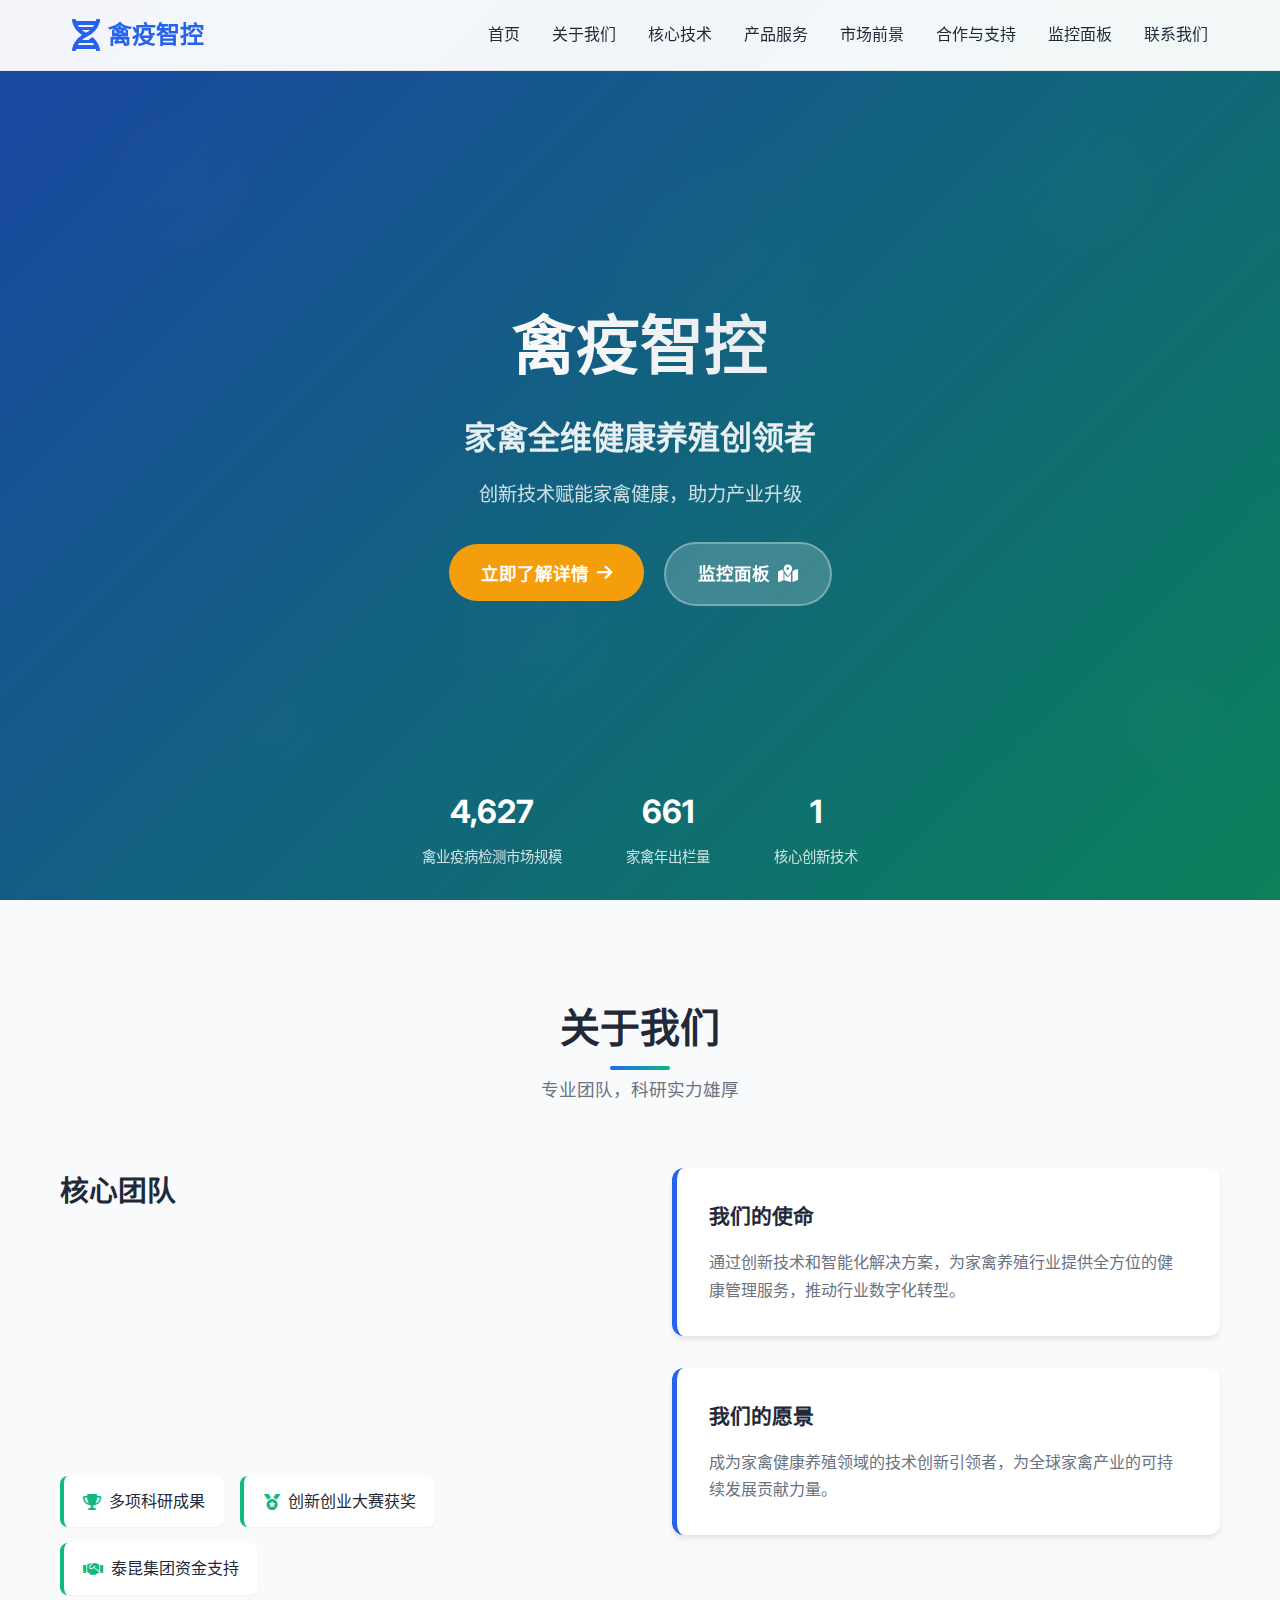
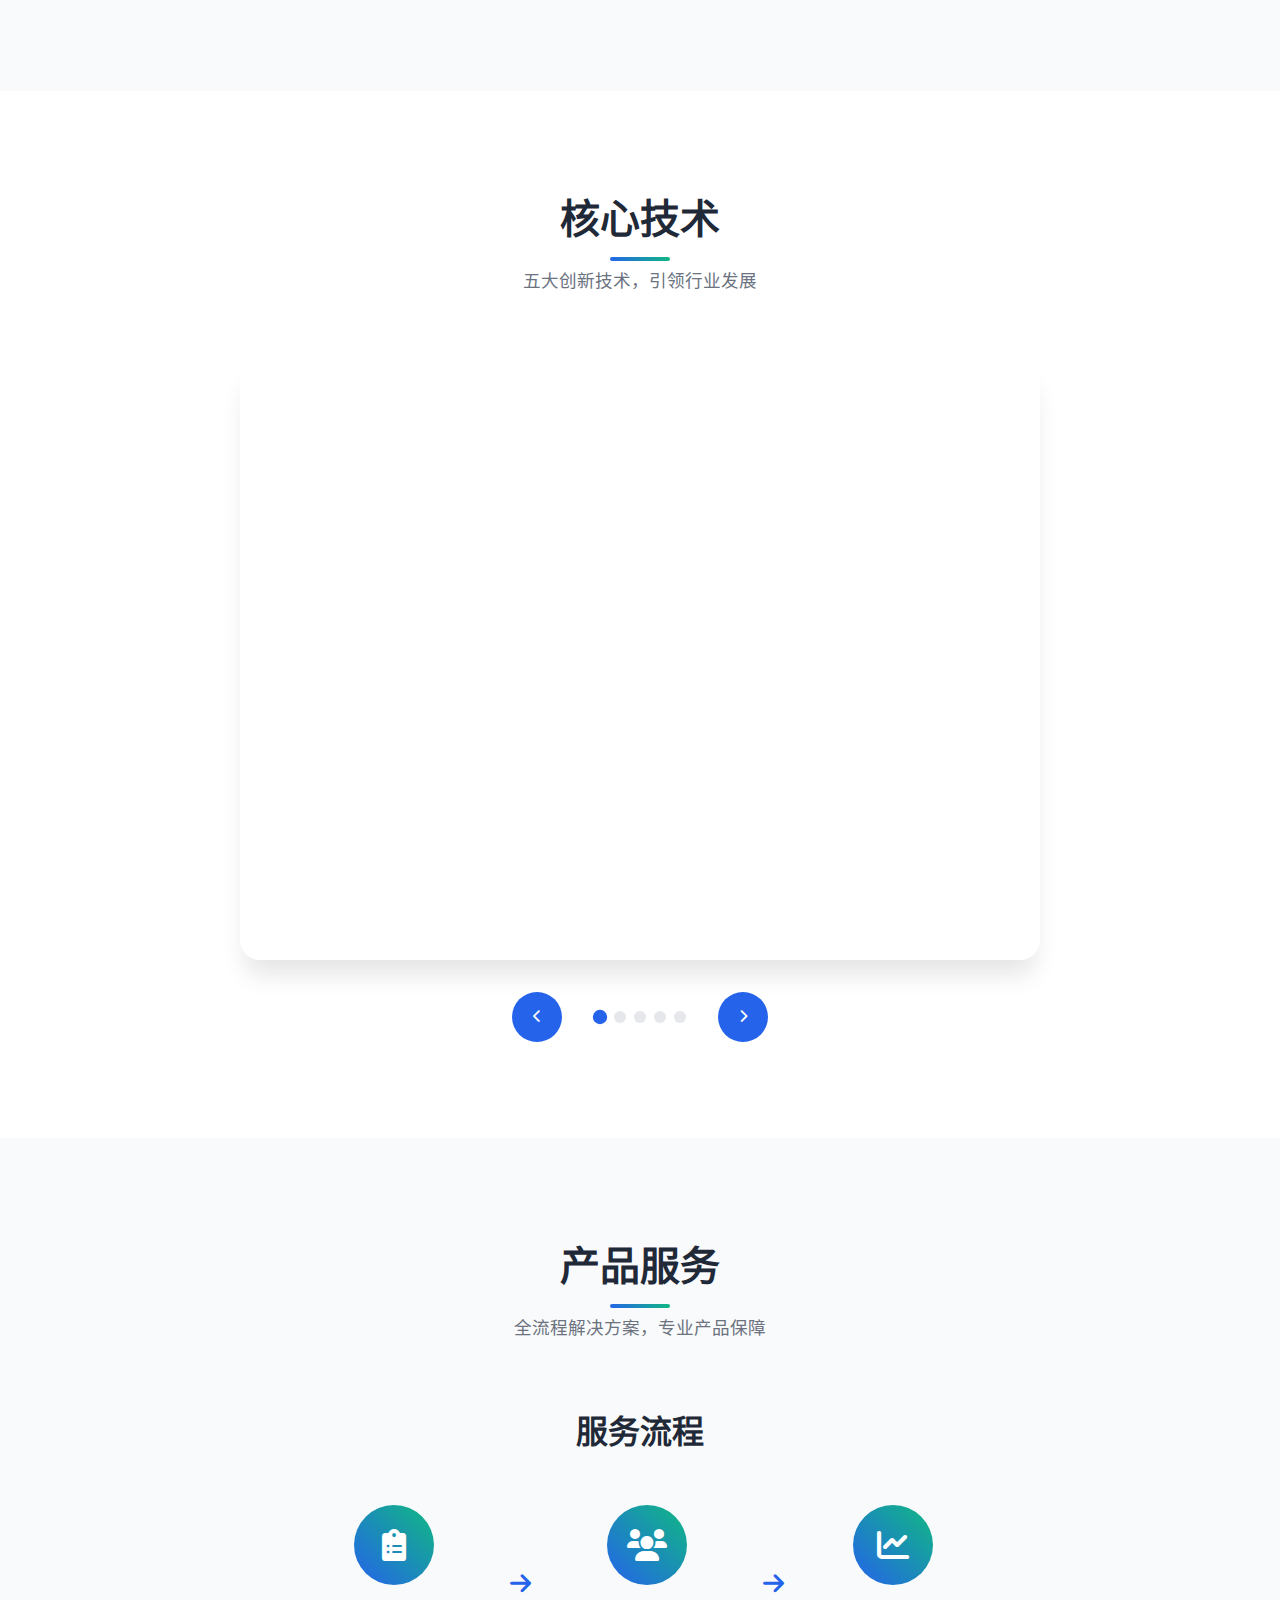
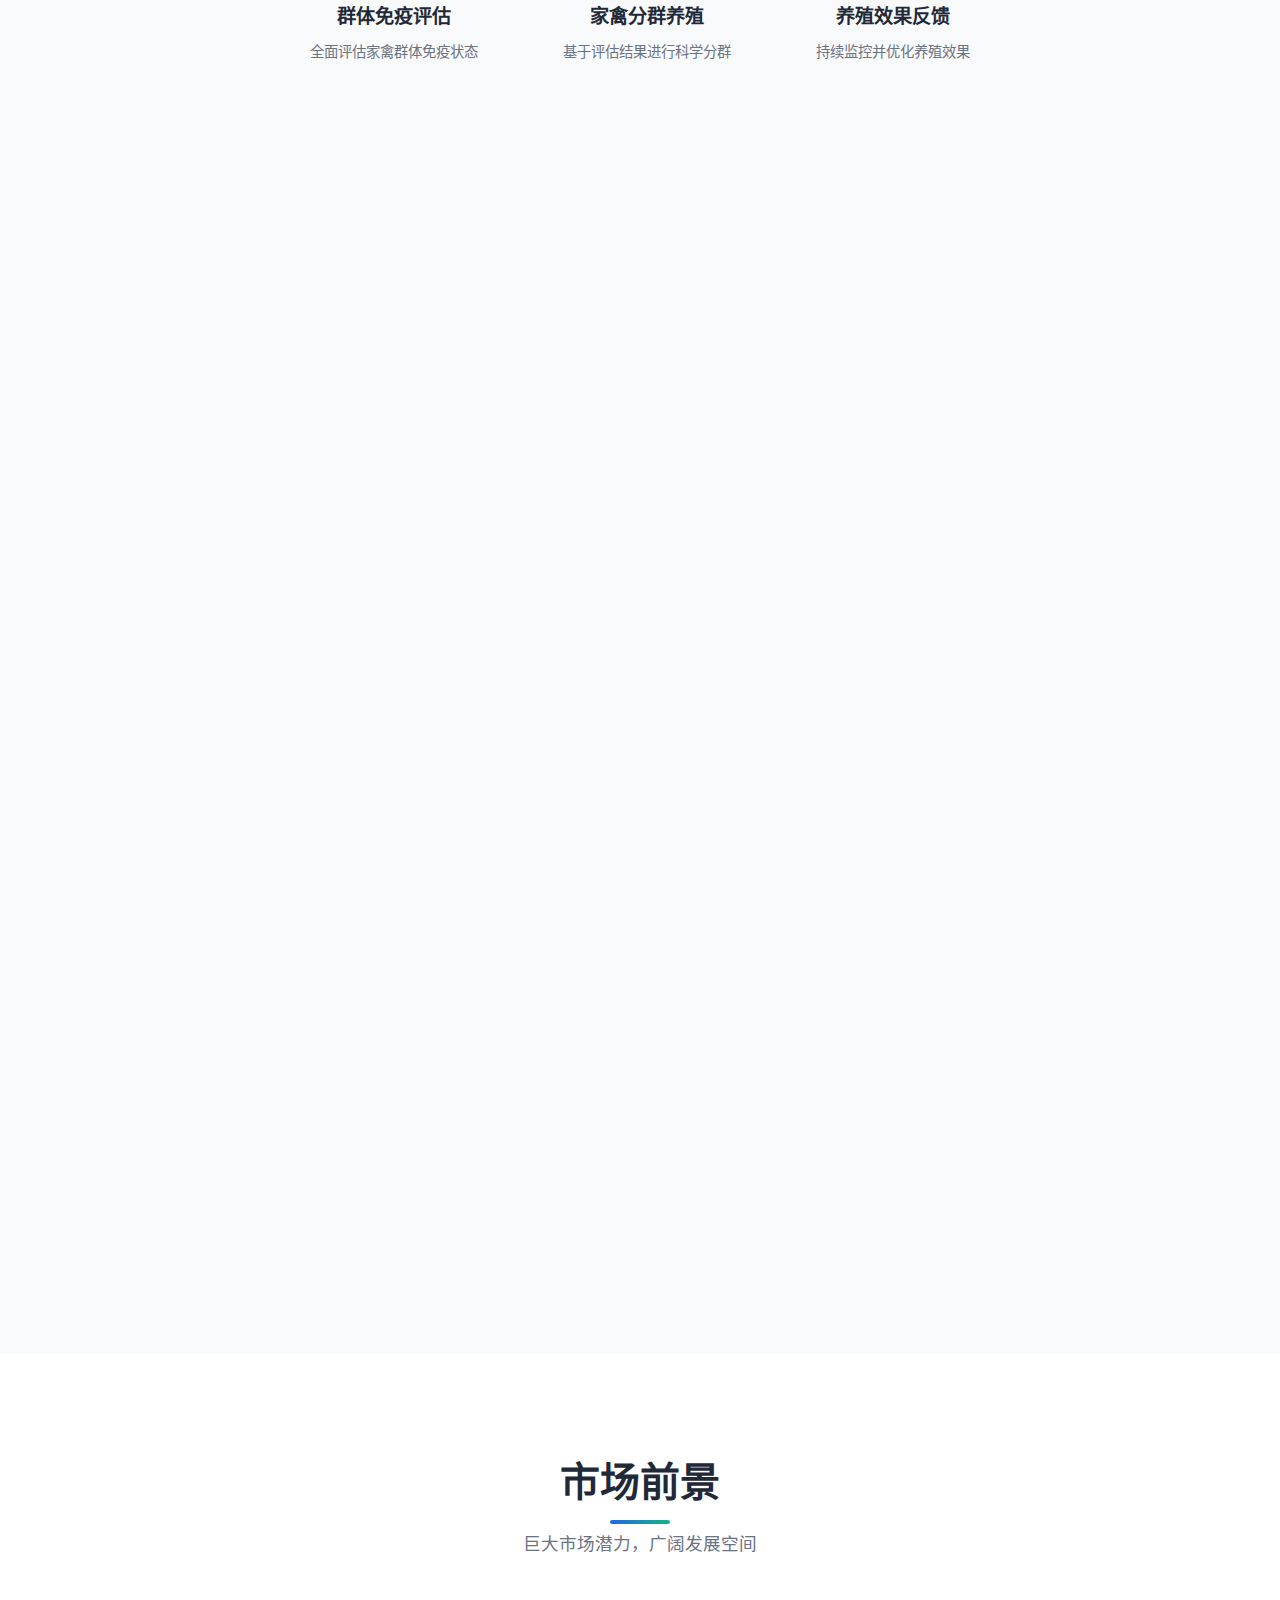
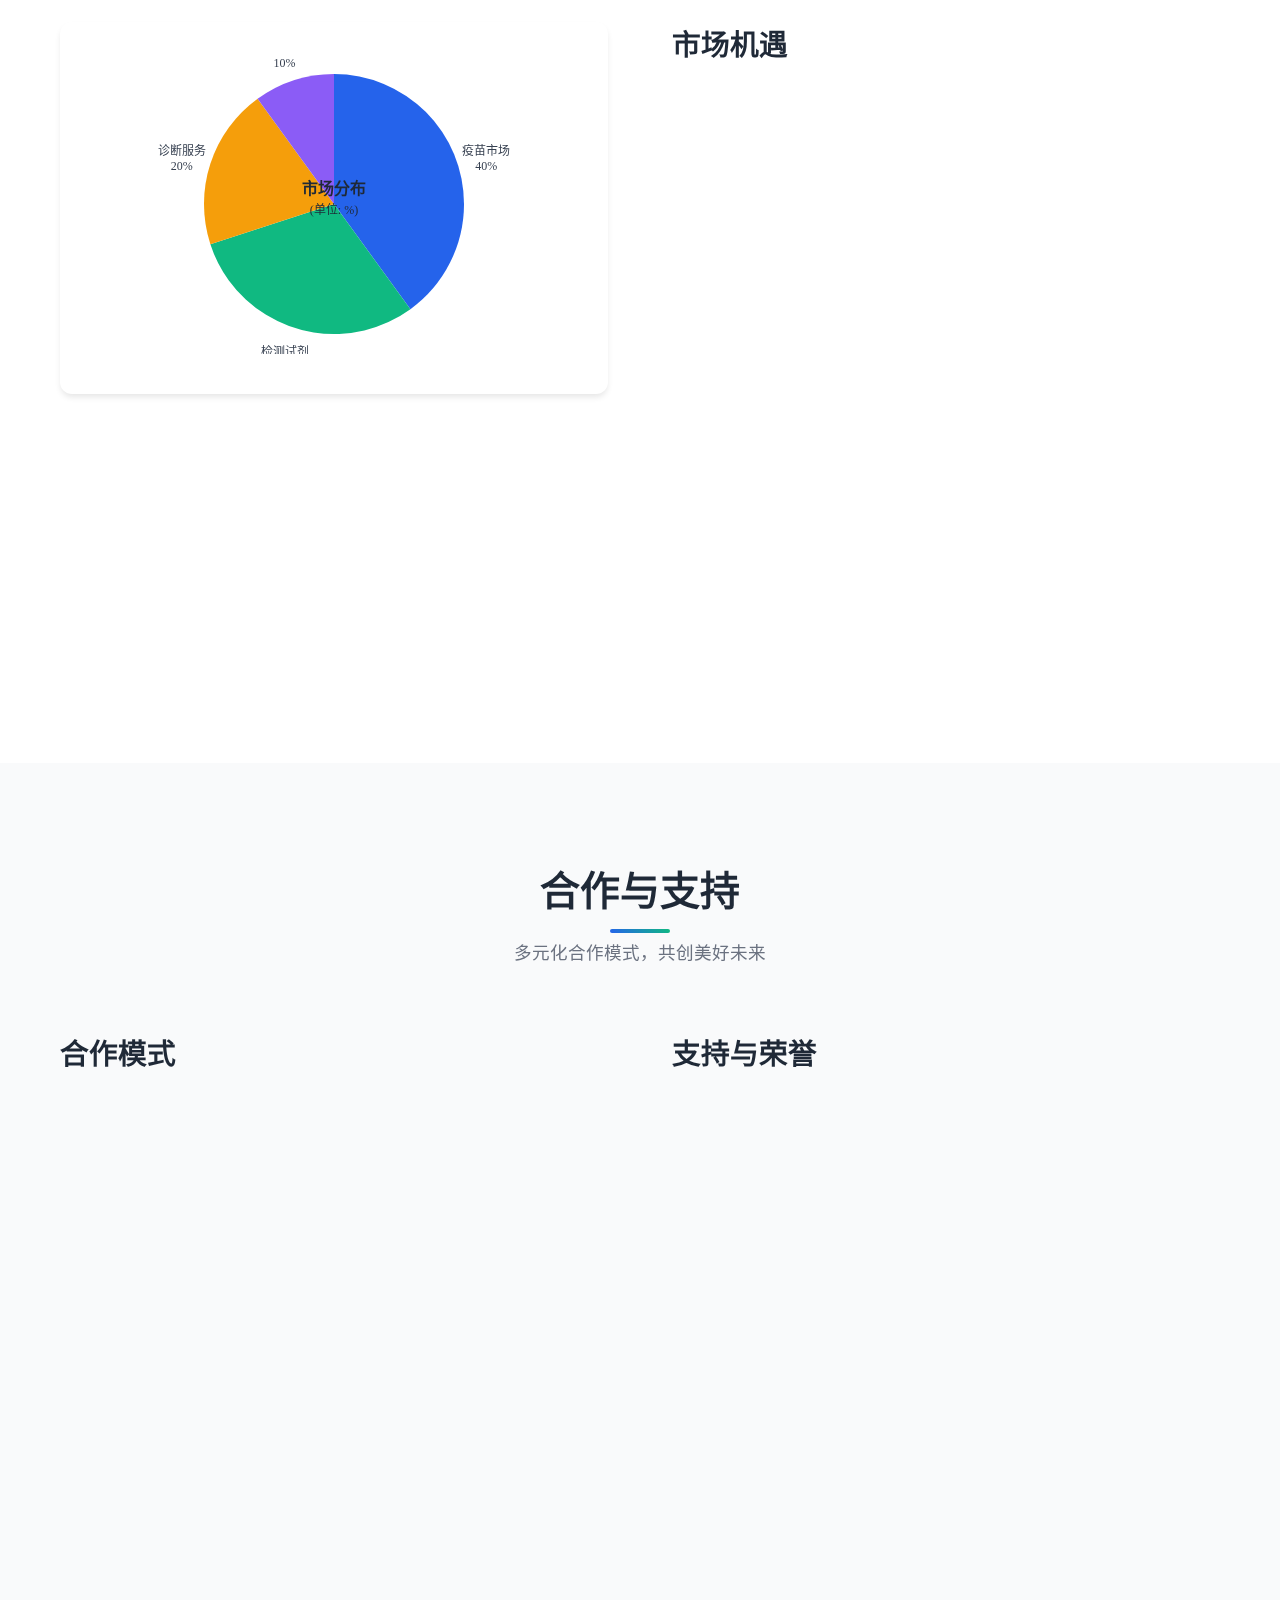
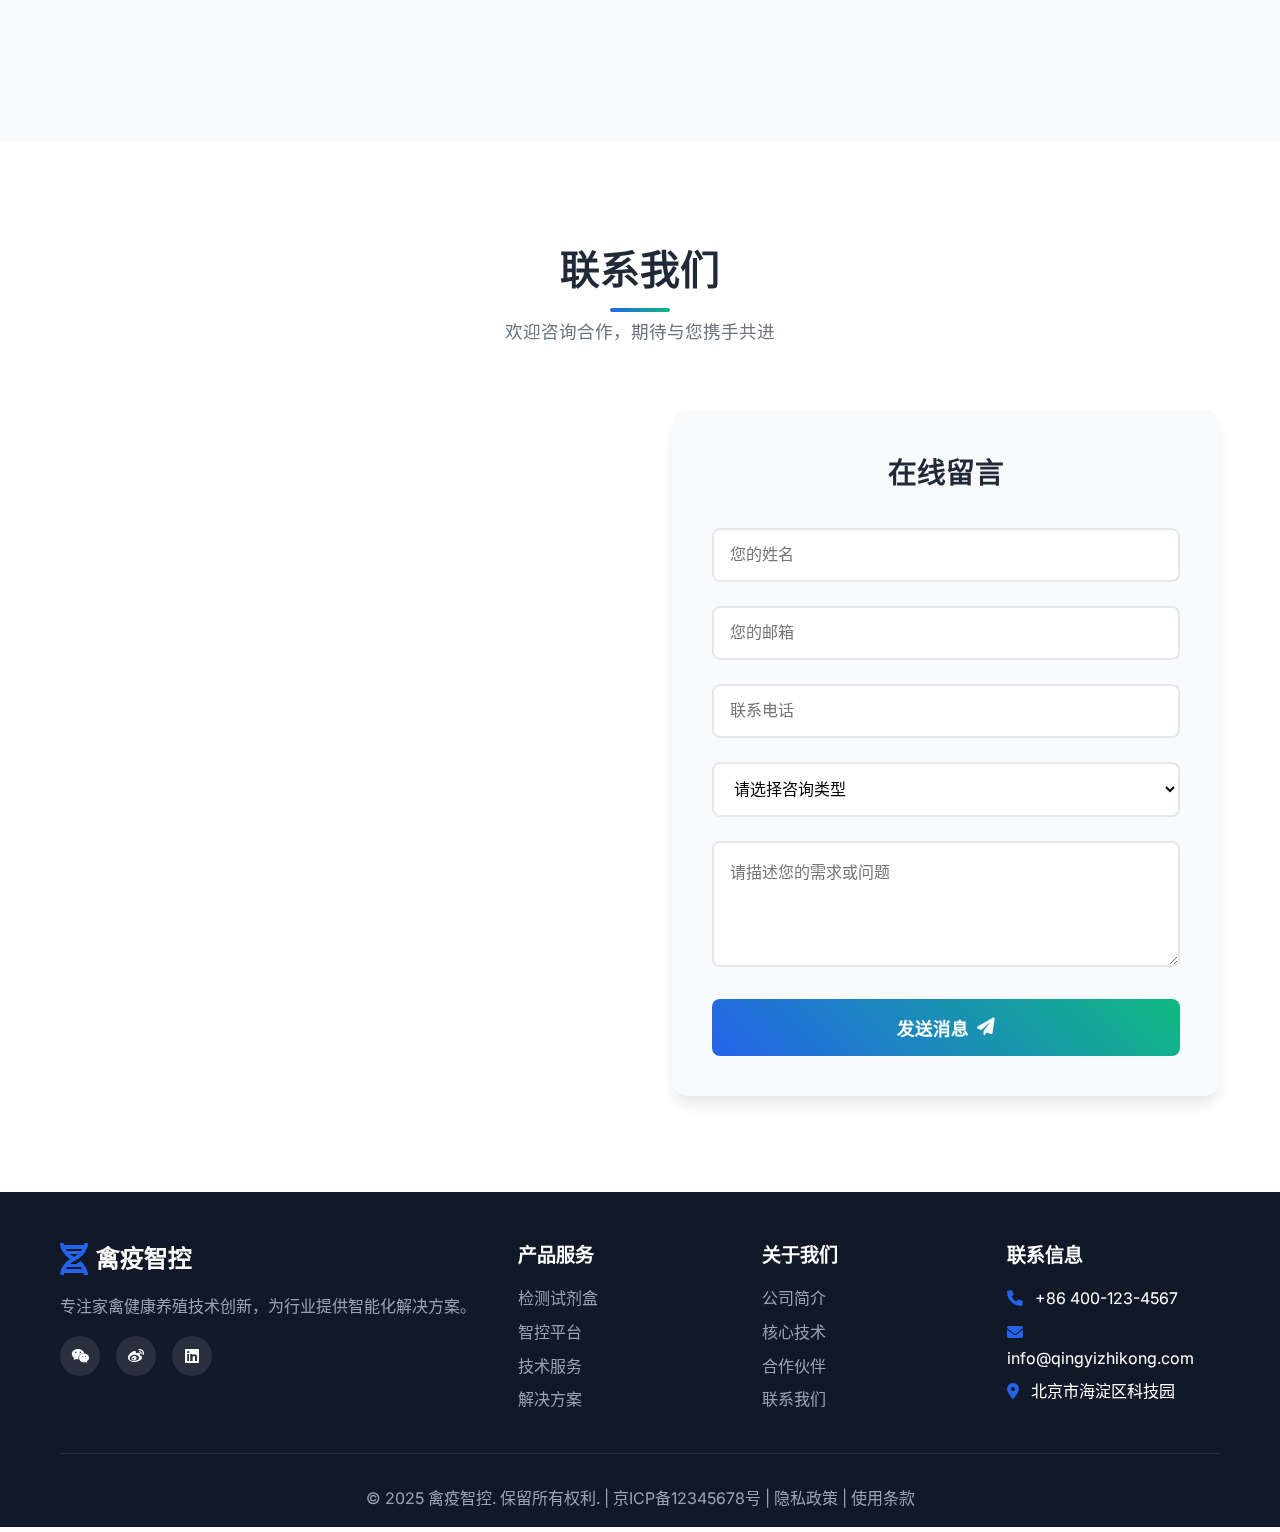
<file: index.html>
<!DOCTYPE html>
<html lang="zh-CN">
<head>
    <meta charset="UTF-8">
    <meta name="viewport" content="width=device-width, initial-scale=1.0">
    <title>禽疫智控 - 家禽全维健康养殖创领者</title>
    <link rel="stylesheet" href="styles.css">
    <link href="https://cdnjs.cloudflare.com/ajax/libs/font-awesome/6.0.0/css/all.min.css" rel="stylesheet">
    <link href="https://fonts.googleapis.com/css2?family=Inter:wght@300;400;500;600;700&display=swap" rel="stylesheet">
</head>
<body>
    <!-- 导航栏 -->
    <header class="header">
        <nav class="navbar">
            <div class="nav-brand">
                <i class="fas fa-dna"></i>
                <span>禽疫智控</span>
            </div>
            <ul class="nav-menu">
                <li><a href="#home">首页</a></li>
                <li><a href="#about">关于我们</a></li>
                <li><a href="#technology">核心技术</a></li>
                <li><a href="#products">产品服务</a></li>
                <li><a href="#market">市场前景</a></li>
                <li><a href="#cooperation">合作与支持</a></li>
                <li><a href="map.html">监控面板</a></li>
                <li><a href="#contact">联系我们</a></li>
            </ul>
            <div class="hamburger">
                <span></span>
                <span></span>
                <span></span>
            </div>
        </nav>
    </header>

    <!-- 英雄区域 -->
    <section id="home" class="hero">
        <div class="hero-background">
            <div class="hero-overlay"></div>
        </div>
        <div class="hero-content">
            <h1 class="hero-title">禽疫智控</h1>
            <h2 class="hero-subtitle">家禽全维健康养殖创领者</h2>
            <p class="hero-description">创新技术赋能家禽健康，助力产业升级</p>
            <button class="cta-button" onclick="scrollToSection('about')">
                <span>立即了解详情</span>
                <i class="fas fa-arrow-right"></i>
            </button>
            <a href="map.html" class="cta-button secondary" style="margin-left: 1rem; text-decoration: none;">
                <span>监控面板</span>
                <i class="fas fa-map-marked-alt"></i>
            </a>
        </div>
        <div class="hero-stats">
            <div class="stat-item">
                <div class="stat-number">12,138亿</div>
                <div class="stat-label">禽业疫病检测市场规模</div>
            </div>
            <div class="stat-item">
                <div class="stat-number">173.4亿只</div>
                <div class="stat-label">家禽年出栏量</div>
            </div>
            <div class="stat-item">
                <div class="stat-number">5项</div>
                <div class="stat-label">核心创新技术</div>
            </div>
        </div>
    </section>

    <!-- 关于我们 -->
    <section id="about" class="about">
        <div class="container">
            <div class="section-header">
                <h2>关于我们</h2>
                <p>专业团队，科研实力雄厚</p>
            </div>
            <div class="about-content">
                <div class="team-info">
                    <h3>核心团队</h3>
                    <div class="team-member">
                        <div class="member-avatar">
                            <i class="fas fa-user-graduate"></i>
                        </div>
                        <div class="member-info">
                            <h4>吴鹏 副教授</h4>
                            <p class="member-title">技术研发负责人</p>
                            <p class="member-desc">动物医学专业博士，拥有丰富的家禽疫病防控研究经验，在相关领域发表多篇高质量论文。</p>
                        </div>
                    </div>
                    <div class="team-highlights">
                        <div class="highlight-item">
                            <i class="fas fa-trophy"></i>
                            <span>多项科研成果</span>
                        </div>
                        <div class="highlight-item">
                            <i class="fas fa-medal"></i>
                            <span>创新创业大赛获奖</span>
                        </div>
                        <div class="highlight-item">
                            <i class="fas fa-handshake"></i>
                            <span>泰昆集团资金支持</span>
                        </div>
                    </div>
                </div>
                <div class="mission-vision">
                    <div class="mission">
                        <h4>我们的使命</h4>
                        <p>通过创新技术和智能化解决方案，为家禽养殖行业提供全方位的健康管理服务，推动行业数字化转型。</p>
                    </div>
                    <div class="vision">
                        <h4>我们的愿景</h4>
                        <p>成为家禽健康养殖领域的技术创新引领者，为全球家禽产业的可持续发展贡献力量。</p>
                    </div>
                </div>
            </div>
        </div>
    </section>

    <!-- 核心技术 -->
    <section id="technology" class="technology">
        <div class="container">
            <div class="section-header">
                <h2>核心技术</h2>
                <p>五大创新技术，引领行业发展</p>
            </div>
            <div class="tech-carousel">
                <div class="carousel-container">
                    <div class="tech-slide active">
                        <div class="tech-icon">
                            <i class="fas fa-flask"></i>
                        </div>
                        <h3>创新制作技术</h3>
                        <p>采用先进的生物技术和分子工程技术，显著降低试剂制作成本，提高生产效率。</p>
                        <ul>
                            <li>成本降低50%以上</li>
                            <li>生产周期缩短30%</li>
                            <li>质量稳定性提升</li>
                        </ul>
                    </div>
                    <div class="tech-slide">
                        <div class="tech-icon">
                            <i class="fas fa-balance-scale"></i>
                        </div>
                        <h3>创新定量方式</h3>
                        <p>突破传统定量检测局限，实现更精准、更便捷的定量分析方法。</p>
                        <ul>
                            <li>检测精度提升40%</li>
                            <li>操作简便性显著提升</li>
                            <li>适用范围更广</li>
                        </ul>
                    </div>
                    <div class="tech-slide">
                        <div class="tech-icon">
                            <i class="fas fa-search"></i>
                        </div>
                        <h3>创新样品检测</h3>
                        <p>创新性地使用粪便样品替代血清样品，简化检测流程，降低动物应激。</p>
                        <ul>
                            <li>无创采样，动物友好</li>
                            <li>采样成本降低70%</li>
                            <li>检测准确率保持高水平</li>
                        </ul>
                    </div>
                    <div class="tech-slide">
                        <div class="tech-icon">
                            <i class="fas fa-clipboard-check"></i>
                        </div>
                        <h3>"一样三检"联检流程</h3>
                        <p>一份样品同时检测多个指标，提高检测效率，降低综合成本。</p>
                        <ul>
                            <li>同时检测三项关键指标</li>
                            <li>检测时间缩短60%</li>
                            <li>综合成本下降45%</li>
                        </ul>
                    </div>
                    <div class="tech-slide">
                        <div class="tech-icon">
                            <i class="fas fa-desktop"></i>
                        </div>
                        <h3>"禽疫智控"平台</h3>
                        <p>智能化数据管理平台，提供全流程数字化解决方案。</p>
                        <ul>
                            <li>实时数据监控</li>
                            <li>智能预警系统</li>
                            <li>决策支持分析</li>
                        </ul>
                    </div>
                </div>
                <div class="carousel-controls">
                    <button class="prev-btn"><i class="fas fa-chevron-left"></i></button>
                    <div class="carousel-dots">
                        <span class="dot active" data-slide="0"></span>
                        <span class="dot" data-slide="1"></span>
                        <span class="dot" data-slide="2"></span>
                        <span class="dot" data-slide="3"></span>
                        <span class="dot" data-slide="4"></span>
                    </div>
                    <button class="next-btn"><i class="fas fa-chevron-right"></i></button>
                </div>
            </div>
        </div>
    </section>

    <!-- 产品服务 -->
    <section id="products" class="products">
        <div class="container">
            <div class="section-header">
                <h2>产品服务</h2>
                <p>全流程解决方案，专业产品保障</p>
            </div>
            
            <!-- 服务流程 -->
            <div class="service-flow">
                <h3>服务流程</h3>
                <div class="flow-steps">
                    <div class="step">
                        <div class="step-icon">
                            <i class="fas fa-clipboard-list"></i>
                        </div>
                        <h4>群体免疫评估</h4>
                        <p>全面评估家禽群体免疫状态</p>
                    </div>
                    <div class="flow-arrow">
                        <i class="fas fa-arrow-right"></i>
                    </div>
                    <div class="step">
                        <div class="step-icon">
                            <i class="fas fa-users"></i>
                        </div>
                        <h4>家禽分群养殖</h4>
                        <p>基于评估结果进行科学分群</p>
                    </div>
                    <div class="flow-arrow">
                        <i class="fas fa-arrow-right"></i>
                    </div>
                    <div class="step">
                        <div class="step-icon">
                            <i class="fas fa-chart-line"></i>
                        </div>
                        <h4>养殖效果反馈</h4>
                        <p>持续监控并优化养殖效果</p>
                    </div>
                </div>
            </div>

            <!-- 产品介绍 -->
            <div class="product-grid">
                <div class="product-card">
                    <div class="product-icon">
                        <i class="fas fa-vial"></i>
                    </div>
                    <h3>新城疫检测试剂盒</h3>
                    <div class="product-features">
                        <span class="feature-tag">高精度</span>
                        <span class="feature-tag">快速检测</span>
                        <span class="feature-tag">粪便检测</span>
                    </div>
                    <p>采用创新技术，实现新城疫的快速准确检测，支持粪便样品检测，降低检测成本。</p>
                    <ul class="product-specs">
                        <li>检测时间：30分钟</li>
                        <li>准确率：>95%</li>
                        <li>样品类型：粪便/血清</li>
                    </ul>
                </div>
                <div class="product-card">
                    <div class="product-icon">
                        <i class="fas fa-microscope"></i>
                    </div>
                    <h3>禽流感检测试剂盒</h3>
                    <div class="product-features">
                        <span class="feature-tag">多亚型</span>
                        <span class="feature-tag">高灵敏度</span>
                        <span class="feature-tag">稳定可靠</span>
                    </div>
                    <p>可同时检测多种禽流感病毒亚型，灵敏度高，为禽流感防控提供有力支持。</p>
                    <ul class="product-specs">
                        <li>检测亚型：H5N1/H7N9等</li>
                        <li>灵敏度：pg级别</li>
                        <li>特异性：>99%</li>
                    </ul>
                </div>
                <div class="product-card">
                    <div class="product-icon">
                        <i class="fas fa-dna"></i>
                    </div>
                    <h3>T细胞耗竭检测试剂盒</h3>
                    <div class="product-features">
                        <span class="feature-tag">创新指标</span>
                        <span class="feature-tag">免疫评估</span>
                        <span class="feature-tag">预警功能</span>
                    </div>
                    <p>独家开发的T细胞耗竭检测技术，提供免疫系统健康状态评估和疾病预警。</p>
                    <ul class="product-specs">
                        <li>检测指标：T细胞活性</li>
                        <li>预警时间：提前7-14天</li>
                        <li>应用范围：免疫监控</li>
                    </ul>
                </div>
                <div class="product-card featured">
                    <div class="product-icon">
                        <i class="fas fa-map-marked-alt"></i>
                    </div>
                    <h3>智能监控平台</h3>
                    <div class="product-features">
                        <span class="feature-tag">实时监控</span>
                        <span class="feature-tag">可视化</span>
                        <span class="feature-tag">智能预警</span>
                    </div>
                    <p>基于地理信息系统的养殖场健康状态实时监控平台，提供全国范围内的疫病分布可视化。</p>
                    <ul class="product-specs">
                        <li>覆盖范围：全国各省市</li>
                        <li>监控频率：7×24小时</li>
                        <li>预警响应：实时推送</li>
                    </ul>
                    <a href="map.html" class="product-link">
                        <i class="fas fa-external-link-alt"></i> 查看监控面板
                    </a>
                </div>
            </div>
        </div>
    </section>

    <!-- 市场前景 -->
    <section id="market" class="market">
        <div class="container">
            <div class="section-header">
                <h2>市场前景</h2>
                <p>巨大市场潜力，广阔发展空间</p>
            </div>
            <div class="market-content">
                <div class="market-data">
                    <div class="data-chart">
                        <canvas id="marketChart" width="400" height="300"></canvas>
                    </div>
                    <div class="market-stats">
                        <div class="stat-card">
                            <div class="stat-icon">
                                <i class="fas fa-chart-pie"></i>
                            </div>
                            <div class="stat-info">
                                <h4>12,138亿元</h4>
                                <p>禽业疫病检测市场规模</p>
                            </div>
                        </div>
                        <div class="stat-card">
                            <div class="stat-icon">
                                <i class="fas fa-dove"></i>
                            </div>
                            <div class="stat-info">
                                <h4>173.4亿只</h4>
                                <p>家禽年出栏量</p>
                            </div>
                        </div>
                        <div class="stat-card">
                            <div class="stat-icon">
                                <i class="fas fa-trending-up"></i>
                            </div>
                            <div class="stat-info">
                                <h4>15%+</h4>
                                <p>年增长率</p>
                            </div>
                        </div>
                        <div class="stat-card">
                            <div class="stat-icon">
                                <i class="fas fa-shield-alt"></i>
                            </div>
                            <div class="stat-info">
                                <h4>80%+</h4>
                                <p>疫病防控需求覆盖率</p>
                            </div>
                        </div>
                    </div>
                </div>
                <div class="market-opportunities">
                    <h3>市场机遇</h3>
                    <div class="opportunity-list">
                        <div class="opportunity-item">
                            <i class="fas fa-arrow-up"></i>
                            <div>
                                <h4>政策支持</h4>
                                <p>国家大力支持农业现代化和智能化发展</p>
                            </div>
                        </div>
                        <div class="opportunity-item">
                            <i class="fas fa-cogs"></i>
                            <div>
                                <h4>技术升级</h4>
                                <p>传统检测方法亟需技术创新和升级改造</p>
                            </div>
                        </div>
                        <div class="opportunity-item">
                            <i class="fas fa-globe"></i>
                            <div>
                                <h4>市场扩张</h4>
                                <p>国内外市场需求持续增长，空间巨大</p>
                            </div>
                        </div>
                        <div class="opportunity-item">
                            <i class="fas fa-leaf"></i>
                            <div>
                                <h4>绿色发展</h4>
                                <p>环保要求推动无创检测技术快速普及</p>
                            </div>
                        </div>
                    </div>
                </div>
            </div>
        </div>
    </section>

    <!-- 合作与支持 -->
    <section id="cooperation" class="cooperation">
        <div class="container">
            <div class="section-header">
                <h2>合作与支持</h2>
                <p>多元化合作模式，共创美好未来</p>
            </div>
            <div class="cooperation-content">
                <div class="cooperation-modes">
                    <h3>合作模式</h3>
                    <div class="mode-grid">
                        <div class="mode-card">
                            <div class="mode-icon">
                                <i class="fas fa-handshake"></i>
                            </div>
                            <h4>联合研发</h4>
                            <p>与科研院所、高等院校开展技术合作研发，共同推进技术创新。</p>
                        </div>
                        <div class="mode-card">
                            <div class="mode-icon">
                                <i class="fas fa-certificate"></i>
                            </div>
                            <h4>技术授权</h4>
                            <p>向合作伙伴授权核心技术，实现技术价值最大化。</p>
                        </div>
                        <div class="mode-card">
                            <div class="mode-icon">
                                <i class="fas fa-store"></i>
                            </div>
                            <h4>代理销售</h4>
                            <p>建立代理商网络，扩大产品市场覆盖面。</p>
                        </div>
                        <div class="mode-card">
                            <div class="mode-icon">
                                <i class="fas fa-building"></i>
                            </div>
                            <h4>战略投资</h4>
                            <p>寻求战略投资伙伴，加速产业化进程。</p>
                        </div>
                    </div>
                </div>
                <div class="support-info">
                    <h3>支持与荣誉</h3>
                    <div class="support-grid">
                        <div class="support-item">
                            <i class="fas fa-award"></i>
                            <div>
                                <h4>泰昆集团资金支持</h4>
                                <p>获得知名企业投资，为技术研发和产业化提供强有力的资金保障。</p>
                            </div>
                        </div>
                        <div class="support-item">
                            <i class="fas fa-trophy"></i>
                            <div>
                                <h4>创新创业大赛获奖</h4>
                                <p>在多个创新创业大赛中获得优异成绩，得到专家和投资者认可。</p>
                            </div>
                        </div>
                        <div class="support-item">
                            <i class="fas fa-university"></i>
                            <div>
                                <h4>高校科研支持</h4>
                                <p>依托高等院校的科研平台和人才优势，持续推进技术创新。</p>
                            </div>
                        </div>
                        <div class="support-item">
                            <i class="fas fa-gavel"></i>
                            <div>
                                <h4>政策扶持</h4>
                                <p>获得国家和地方政府的政策支持，享受多项优惠政策。</p>
                            </div>
                        </div>
                    </div>
                </div>
            </div>
        </div>
    </section>

    <!-- 联系我们 -->
    <section id="contact" class="contact">
        <div class="container">
            <div class="section-header">
                <h2>联系我们</h2>
                <p>欢迎咨询合作，期待与您携手共进</p>
            </div>
            <div class="contact-content">
                <div class="contact-info">
                    <div class="contact-item">
                        <div class="contact-icon">
                            <i class="fas fa-phone"></i>
                        </div>
                        <div class="contact-details">
                            <h4>联系电话</h4>
                            <p>+86 400-123-4567</p>
                            <p>+86 138-0000-0000</p>
                        </div>
                    </div>
                    <div class="contact-item">
                        <div class="contact-icon">
                            <i class="fas fa-envelope"></i>
                        </div>
                        <div class="contact-details">
                            <h4>电子邮箱</h4>
                            <p>info@qingyizhikong.com</p>
                            <p>wupeng@university.edu.cn</p>
                        </div>
                    </div>
                    <div class="contact-item">
                        <div class="contact-icon">
                            <i class="fas fa-map-marker-alt"></i>
                        </div>
                        <div class="contact-details">
                            <h4>公司地址</h4>
                            <p>中国 北京市 海淀区</p>
                            <p>科技创新园区A座15层</p>
                        </div>
                    </div>
                    <div class="contact-item">
                        <div class="contact-icon">
                            <i class="fas fa-clock"></i>
                        </div>
                        <div class="contact-details">
                            <h4>工作时间</h4>
                            <p>周一至周五 9:00-18:00</p>
                            <p>周六 9:00-12:00</p>
                        </div>
                    </div>
                </div>
                <div class="contact-form">
                    <h3>在线留言</h3>
                    <form id="contactForm">
                        <div class="form-group">
                            <input type="text" id="name" name="name" placeholder="您的姓名" required>
                        </div>
                        <div class="form-group">
                            <input type="email" id="email" name="email" placeholder="您的邮箱" required>
                        </div>
                        <div class="form-group">
                            <input type="tel" id="phone" name="phone" placeholder="联系电话">
                        </div>
                        <div class="form-group">
                            <select id="subject" name="subject" required>
                                <option value="">请选择咨询类型</option>
                                <option value="product">产品咨询</option>
                                <option value="cooperation">合作洽谈</option>
                                <option value="technical">技术支持</option>
                                <option value="other">其他</option>
                            </select>
                        </div>
                        <div class="form-group">
                            <textarea id="message" name="message" placeholder="请描述您的需求或问题" rows="5" required></textarea>
                        </div>
                        <button type="submit" class="submit-btn">
                            <span>发送消息</span>
                            <i class="fas fa-paper-plane"></i>
                        </button>
                    </form>
                </div>
            </div>
        </div>
    </section>

    <!-- 页脚 -->
    <footer class="footer">
        <div class="container">
            <div class="footer-content">
                <div class="footer-section">
                    <div class="footer-brand">
                        <i class="fas fa-dna"></i>
                        <span>禽疫智控</span>
                    </div>
                    <p>专注家禽健康养殖技术创新，为行业提供智能化解决方案。</p>
                    <div class="social-links">
                        <a href="#"><i class="fab fa-weixin"></i></a>
                        <a href="#"><i class="fab fa-weibo"></i></a>
                        <a href="#"><i class="fab fa-linkedin"></i></a>
                    </div>
                </div>
                <div class="footer-section">
                    <h4>产品服务</h4>
                    <ul>
                        <li><a href="#products">检测试剂盒</a></li>
                        <li><a href="#products">智控平台</a></li>
                        <li><a href="#products">技术服务</a></li>
                        <li><a href="#products">解决方案</a></li>
                    </ul>
                </div>
                <div class="footer-section">
                    <h4>关于我们</h4>
                    <ul>
                        <li><a href="#about">公司简介</a></li>
                        <li><a href="#technology">核心技术</a></li>
                        <li><a href="#cooperation">合作伙伴</a></li>
                        <li><a href="#contact">联系我们</a></li>
                    </ul>
                </div>
                <div class="footer-section">
                    <h4>联系信息</h4>
                    <ul>
                        <li><i class="fas fa-phone"></i> +86 400-123-4567</li>
                        <li><i class="fas fa-envelope"></i> info@qingyizhikong.com</li>
                        <li><i class="fas fa-map-marker-alt"></i> 北京市海淀区科技园</li>
                    </ul>
                </div>
            </div>
            <div class="footer-bottom">
                <p>&copy; 2025 禽疫智控. 保留所有权利. | 京ICP备12345678号 | 隐私政策 | 使用条款</p>
            </div>
        </div>
    </footer>

    <script src="script.js"></script>
</body>
</html>
</file>
<file: styles.css>
* {
    margin: 0;
    padding: 0;
    box-sizing: border-box;
}

:root {
    --primary-color: #2563eb;
    --secondary-color: #10b981;
    --accent-color: #f59e0b;
    --text-dark: #1f2937;
    --text-gray: #6b7280;
    --text-light: #9ca3af;
    --bg-white: #ffffff;
    --bg-gray: #f9fafb;
    --bg-dark: #111827;
    --border-color: #e5e7eb;
    --shadow-sm: 0 1px 2px 0 rgb(0 0 0 / 0.05);
    --shadow-md: 0 4px 6px -1px rgb(0 0 0 / 0.1);
    --shadow-lg: 0 10px 15px -3px rgb(0 0 0 / 0.1);
    --shadow-xl: 0 20px 25px -5px rgb(0 0 0 / 0.1);
}

body {
    font-family: 'Inter', sans-serif;
    line-height: 1.6;
    color: var(--text-dark);
    overflow-x: hidden;
}

.container {
    max-width: 1200px;
    margin: 0 auto;
    padding: 0 20px;
}

/* 导航栏样式 */
.header {
    position: fixed;
    top: 0;
    left: 0;
    right: 0;
    background: rgba(255, 255, 255, 0.95);
    backdrop-filter: blur(10px);
    border-bottom: 1px solid var(--border-color);
    z-index: 1000;
    transition: all 0.3s ease;
}

.navbar {
    display: flex;
    justify-content: space-between;
    align-items: center;
    padding: 1rem 2rem;
    max-width: 1200px;
    margin: 0 auto;
}

.nav-brand {
    display: flex;
    align-items: center;
    gap: 0.5rem;
    font-size: 1.5rem;
    font-weight: 700;
    color: var(--primary-color);
}

.nav-brand i {
    font-size: 2rem;
}

.nav-menu {
    display: flex;
    list-style: none;
    gap: 2rem;
}

.nav-menu a {
    text-decoration: none;
    color: var(--text-dark);
    font-weight: 500;
    transition: color 0.3s ease;
    position: relative;
}

.nav-menu a:hover {
    color: var(--primary-color);
}

.nav-menu a::after {
    content: '';
    position: absolute;
    bottom: -5px;
    left: 0;
    width: 0;
    height: 2px;
    background: var(--primary-color);
    transition: width 0.3s ease;
}

.nav-menu a:hover::after {
    width: 100%;
}

.hamburger {
    display: none;
    flex-direction: column;
    cursor: pointer;
    gap: 4px;
}

.hamburger span {
    width: 25px;
    height: 3px;
    background: var(--text-dark);
    transition: 0.3s;
}

/* 英雄区域样式 */
.hero {
    height: 100vh;
    position: relative;
    display: flex;
    align-items: center;
    justify-content: center;
    text-align: center;
    color: white;
    overflow: hidden;
}

.hero-background {
    position: absolute;
    top: 0;
    left: 0;
    right: 0;
    bottom: 0;
    background: linear-gradient(135deg, var(--primary-color) 0%, var(--secondary-color) 100%);
    z-index: -2;
}

.hero-background::before {
    content: '';
    position: absolute;
    top: 0;
    left: 0;
    right: 0;
    bottom: 0;
    background: url('data:image/svg+xml,<svg xmlns="http://www.w3.org/2000/svg" viewBox="0 0 1000 1000"><defs><radialGradient id="a"><stop offset="0" stop-color="%23ffffff" stop-opacity="0.1"/><stop offset="1" stop-color="%23ffffff" stop-opacity="0"/></radialGradient></defs><g><circle cx="200" cy="200" r="100" fill="url(%23a)"/><circle cx="800" cy="300" r="150" fill="url(%23a)"/><circle cx="600" cy="700" r="120" fill="url(%23a)"/><circle cx="300" cy="800" r="80" fill="url(%23a)"/></g></svg>');
    opacity: 0.1;
    animation: float 20s ease-in-out infinite;
}

.hero-overlay {
    position: absolute;
    top: 0;
    left: 0;
    right: 0;
    bottom: 0;
    background: rgba(0, 0, 0, 0.3);
    z-index: -1;
}

.hero-content {
    z-index: 1;
    animation: fadeInUp 1s ease-out;
}

.hero-title {
    font-size: 4rem;
    font-weight: 700;
    margin-bottom: 1rem;
    background: linear-gradient(45deg, #ffffff, #e5e7eb);
    -webkit-background-clip: text;
    -webkit-text-fill-color: transparent;
    background-clip: text;
}

.hero-subtitle {
    font-size: 2rem;
    font-weight: 600;
    margin-bottom: 1rem;
    opacity: 0.9;
}

.hero-description {
    font-size: 1.2rem;
    margin-bottom: 2rem;
    opacity: 0.8;
    max-width: 600px;
    margin-left: auto;
    margin-right: auto;
}

.cta-button {
    display: inline-flex;
    align-items: center;
    gap: 0.5rem;
    background: var(--accent-color);
    color: white;
    padding: 1rem 2rem;
    border: none;
    border-radius: 50px;
    font-size: 1.1rem;
    font-weight: 600;
    cursor: pointer;
    transition: all 0.3s ease;
    text-decoration: none;
}

.cta-button:hover {
    background: #d97706;
    transform: translateY(-2px);
    box-shadow: var(--shadow-lg);
}

.cta-button.secondary {
    background: rgba(255, 255, 255, 0.2);
    border: 2px solid rgba(255, 255, 255, 0.3);
    backdrop-filter: blur(10px);
}

.cta-button.secondary:hover {
    background: rgba(255, 255, 255, 0.3);
    border-color: rgba(255, 255, 255, 0.5);
    transform: translateY(-2px);
}

.hero-stats {
    position: absolute;
    bottom: 2rem;
    left: 0;
    right: 0;
    display: flex;
    justify-content: center;
    gap: 4rem;
    z-index: 1;
}

.stat-item {
    text-align: center;
}

.stat-number {
    font-size: 2rem;
    font-weight: 700;
    margin-bottom: 0.5rem;
}

.stat-label {
    font-size: 0.9rem;
    opacity: 0.8;
}

/* 通用区域样式 */
.section-header {
    text-align: center;
    margin-bottom: 4rem;
}

.section-header h2 {
    font-size: 2.5rem;
    font-weight: 700;
    color: var(--text-dark);
    margin-bottom: 1rem;
    position: relative;
}

.section-header h2::after {
    content: '';
    position: absolute;
    bottom: -10px;
    left: 50%;
    transform: translateX(-50%);
    width: 60px;
    height: 4px;
    background: linear-gradient(45deg, var(--primary-color), var(--secondary-color));
    border-radius: 2px;
}

.section-header p {
    font-size: 1.1rem;
    color: var(--text-gray);
    max-width: 600px;
    margin: 0 auto;
}

/* 关于我们样式 */
.about {
    padding: 6rem 0;
    background: var(--bg-gray);
}

.about-content {
    display: grid;
    grid-template-columns: 1fr 1fr;
    gap: 4rem;
    align-items: start;
}

.team-info h3 {
    font-size: 1.8rem;
    font-weight: 600;
    margin-bottom: 2rem;
    color: var(--text-dark);
}

.team-member {
    display: flex;
    gap: 1.5rem;
    margin-bottom: 2rem;
    padding: 2rem;
    background: white;
    border-radius: 12px;
    box-shadow: var(--shadow-md);
}

.member-avatar {
    width: 80px;
    height: 80px;
    background: linear-gradient(45deg, var(--primary-color), var(--secondary-color));
    border-radius: 50%;
    display: flex;
    align-items: center;
    justify-content: center;
    flex-shrink: 0;
}

.member-avatar i {
    font-size: 2rem;
    color: white;
}

.member-info h4 {
    font-size: 1.3rem;
    font-weight: 600;
    margin-bottom: 0.5rem;
    color: var(--text-dark);
}

.member-title {
    color: var(--primary-color);
    font-weight: 500;
    margin-bottom: 1rem;
}

.member-desc {
    color: var(--text-gray);
    line-height: 1.6;
}

.team-highlights {
    display: flex;
    flex-wrap: wrap;
    gap: 1rem;
}

.highlight-item {
    display: flex;
    align-items: center;
    gap: 0.5rem;
    background: white;
    padding: 0.8rem 1.2rem;
    border-radius: 8px;
    border-left: 4px solid var(--secondary-color);
    box-shadow: var(--shadow-sm);
}

.highlight-item i {
    color: var(--secondary-color);
}

.mission-vision {
    display: flex;
    flex-direction: column;
    gap: 2rem;
}

.mission, .vision {
    padding: 2rem;
    background: white;
    border-radius: 12px;
    box-shadow: var(--shadow-md);
    border-left: 5px solid var(--primary-color);
}

.mission h4, .vision h4 {
    font-size: 1.3rem;
    font-weight: 600;
    margin-bottom: 1rem;
    color: var(--text-dark);
}

.mission p, .vision p {
    color: var(--text-gray);
    line-height: 1.7;
}

/* 核心技术样式 */
.technology {
    padding: 6rem 0;
    background: white;
}

.tech-carousel {
    position: relative;
    max-width: 800px;
    margin: 0 auto;
}

.carousel-container {
    position: relative;
    overflow: hidden;
    border-radius: 20px;
    box-shadow: var(--shadow-xl);
}

.tech-slide {
    display: none;
    padding: 4rem;
    text-align: center;
    background: linear-gradient(135deg, #f8fafc 0%, #e2e8f0 100%);
    min-height: 500px;
    opacity: 0;
    transform: translateX(100px);
    transition: all 0.5s ease;
}

.tech-slide.active {
    display: block;
    opacity: 1;
    transform: translateX(0);
}

.tech-icon {
    width: 100px;
    height: 100px;
    background: linear-gradient(45deg, var(--primary-color), var(--secondary-color));
    border-radius: 50%;
    display: flex;
    align-items: center;
    justify-content: center;
    margin: 0 auto 2rem;
}

.tech-icon i {
    font-size: 3rem;
    color: white;
}

.tech-slide h3 {
    font-size: 2rem;
    font-weight: 600;
    margin-bottom: 1.5rem;
    color: var(--text-dark);
}

.tech-slide p {
    font-size: 1.1rem;
    color: var(--text-gray);
    margin-bottom: 2rem;
    max-width: 500px;
    margin-left: auto;
    margin-right: auto;
}

.tech-slide ul {
    list-style: none;
    max-width: 400px;
    margin: 0 auto;
}

.tech-slide li {
    display: flex;
    align-items: center;
    gap: 0.5rem;
    padding: 0.8rem;
    margin-bottom: 0.5rem;
    background: white;
    border-radius: 8px;
    box-shadow: var(--shadow-sm);
}

.tech-slide li::before {
    content: '✓';
    color: var(--secondary-color);
    font-weight: bold;
    width: 20px;
    height: 20px;
    background: rgba(16, 185, 129, 0.1);
    border-radius: 50%;
    display: flex;
    align-items: center;
    justify-content: center;
    flex-shrink: 0;
}

.carousel-controls {
    display: flex;
    justify-content: center;
    align-items: center;
    gap: 2rem;
    margin-top: 2rem;
}

.prev-btn, .next-btn {
    width: 50px;
    height: 50px;
    background: var(--primary-color);
    color: white;
    border: none;
    border-radius: 50%;
    cursor: pointer;
    transition: all 0.3s ease;
    display: flex;
    align-items: center;
    justify-content: center;
}

.prev-btn:hover, .next-btn:hover {
    background: var(--secondary-color);
    transform: scale(1.1);
}

.carousel-dots {
    display: flex;
    gap: 0.5rem;
}

.dot {
    width: 12px;
    height: 12px;
    background: var(--border-color);
    border-radius: 50%;
    cursor: pointer;
    transition: all 0.3s ease;
}

.dot.active {
    background: var(--primary-color);
    transform: scale(1.2);
}

/* 产品服务样式 */
.products {
    padding: 6rem 0;
    background: var(--bg-gray);
}

.service-flow {
    margin-bottom: 4rem;
}

.service-flow h3 {
    font-size: 2rem;
    font-weight: 600;
    text-align: center;
    margin-bottom: 3rem;
    color: var(--text-dark);
}

.flow-steps {
    display: flex;
    justify-content: center;
    align-items: center;
    gap: 2rem;
    flex-wrap: wrap;
}

.step {
    text-align: center;
    max-width: 200px;
}

.step-icon {
    width: 80px;
    height: 80px;
    background: linear-gradient(45deg, var(--primary-color), var(--secondary-color));
    border-radius: 50%;
    display: flex;
    align-items: center;
    justify-content: center;
    margin: 0 auto 1rem;
    transition: transform 0.3s ease;
}

.step-icon:hover {
    transform: scale(1.1);
}

.step-icon i {
    font-size: 2rem;
    color: white;
}

.step h4 {
    font-size: 1.2rem;
    font-weight: 600;
    margin-bottom: 0.5rem;
    color: var(--text-dark);
}

.step p {
    color: var(--text-gray);
    font-size: 0.9rem;
}

.flow-arrow {
    color: var(--primary-color);
    font-size: 1.5rem;
}

.product-grid {
    display: grid;
    grid-template-columns: repeat(auto-fit, minmax(350px, 1fr));
    gap: 2rem;
    margin-top: 4rem;
}

.product-card {
    background: white;
    padding: 2.5rem;
    border-radius: 16px;
    box-shadow: var(--shadow-lg);
    text-align: center;
    transition: transform 0.3s ease, box-shadow 0.3s ease;
    border-top: 4px solid var(--primary-color);
}

.product-card:hover {
    transform: translateY(-5px);
    box-shadow: var(--shadow-xl);
}

.product-card.featured {
    border-top: 4px solid var(--secondary-color);
    background: linear-gradient(135deg, #f0fdf4 0%, #ecfdf5 100%);
}

.product-card.featured .product-icon {
    background: linear-gradient(45deg, var(--secondary-color), #059669);
}

.product-link {
    display: inline-flex;
    align-items: center;
    gap: 0.5rem;
    margin-top: 1rem;
    padding: 0.8rem 1.5rem;
    background: var(--secondary-color);
    color: white;
    text-decoration: none;
    border-radius: 8px;
    font-weight: 500;
    transition: all 0.3s ease;
}

.product-link:hover {
    background: #059669;
    transform: translateY(-1px);
    box-shadow: var(--shadow-md);
}

.product-icon {
    width: 80px;
    height: 80px;
    background: linear-gradient(45deg, var(--primary-color), var(--secondary-color));
    border-radius: 50%;
    display: flex;
    align-items: center;
    justify-content: center;
    margin: 0 auto 1.5rem;
}

.product-icon i {
    font-size: 2rem;
    color: white;
}

.product-card h3 {
    font-size: 1.5rem;
    font-weight: 600;
    margin-bottom: 1rem;
    color: var(--text-dark);
}

.product-features {
    display: flex;
    justify-content: center;
    gap: 0.5rem;
    margin-bottom: 1rem;
    flex-wrap: wrap;
}

.feature-tag {
    background: rgba(37, 99, 235, 0.1);
    color: var(--primary-color);
    padding: 0.3rem 0.8rem;
    border-radius: 20px;
    font-size: 0.8rem;
    font-weight: 500;
}

.product-card p {
    color: var(--text-gray);
    margin-bottom: 1.5rem;
    line-height: 1.6;
}

.product-specs {
    list-style: none;
    text-align: left;
}

.product-specs li {
    display: flex;
    align-items: center;
    gap: 0.5rem;
    padding: 0.5rem 0;
    color: var(--text-gray);
    border-bottom: 1px solid var(--border-color);
}

.product-specs li:last-child {
    border-bottom: none;
}

.product-specs li::before {
    content: '•';
    color: var(--secondary-color);
    font-weight: bold;
}

/* 市场前景样式 */
.market {
    padding: 6rem 0;
    background: white;
}

.market-content {
    display: grid;
    grid-template-columns: 1fr 1fr;
    gap: 4rem;
    align-items: start;
}

.market-data {
    display: flex;
    flex-direction: column;
    gap: 2rem;
}

.data-chart {
    background: white;
    padding: 2rem;
    border-radius: 12px;
    box-shadow: var(--shadow-md);
    text-align: center;
}

.market-stats {
    display: grid;
    grid-template-columns: 1fr 1fr;
    gap: 1rem;
}

.stat-card {
    background: white;
    padding: 1.5rem;
    border-radius: 12px;
    box-shadow: var(--shadow-md);
    display: flex;
    align-items: center;
    gap: 1rem;
    transition: transform 0.3s ease;
}

.stat-card:hover {
    transform: translateY(-2px);
}

.stat-icon {
    width: 50px;
    height: 50px;
    background: linear-gradient(45deg, var(--primary-color), var(--secondary-color));
    border-radius: 50%;
    display: flex;
    align-items: center;
    justify-content: center;
    flex-shrink: 0;
}

.stat-icon i {
    color: white;
    font-size: 1.2rem;
}

.stat-info h4 {
    font-size: 1.5rem;
    font-weight: 700;
    color: var(--text-dark);
    margin-bottom: 0.2rem;
}

.stat-info p {
    color: var(--text-gray);
    font-size: 0.9rem;
}

.market-opportunities h3 {
    font-size: 1.8rem;
    font-weight: 600;
    margin-bottom: 2rem;
    color: var(--text-dark);
}

.opportunity-list {
    display: flex;
    flex-direction: column;
    gap: 1.5rem;
}

.opportunity-item {
    display: flex;
    align-items: flex-start;
    gap: 1rem;
    padding: 1.5rem;
    background: white;
    border-radius: 12px;
    box-shadow: var(--shadow-md);
    border-left: 4px solid var(--secondary-color);
}

.opportunity-item i {
    color: var(--secondary-color);
    font-size: 1.5rem;
    margin-top: 0.2rem;
}

.opportunity-item h4 {
    font-size: 1.1rem;
    font-weight: 600;
    margin-bottom: 0.5rem;
    color: var(--text-dark);
}

.opportunity-item p {
    color: var(--text-gray);
    line-height: 1.6;
}

/* 合作与支持样式 */
.cooperation {
    padding: 6rem 0;
    background: var(--bg-gray);
}

.cooperation-content {
    display: grid;
    grid-template-columns: 1fr 1fr;
    gap: 4rem;
}

.cooperation-modes h3,
.support-info h3 {
    font-size: 1.8rem;
    font-weight: 600;
    margin-bottom: 2rem;
    color: var(--text-dark);
}

.mode-grid {
    display: grid;
    grid-template-columns: 1fr 1fr;
    gap: 1.5rem;
}

.mode-card {
    background: white;
    padding: 2rem;
    border-radius: 12px;
    box-shadow: var(--shadow-md);
    text-align: center;
    transition: transform 0.3s ease;
    border-top: 3px solid var(--primary-color);
}

.mode-card:hover {
    transform: translateY(-3px);
}

.mode-icon {
    width: 60px;
    height: 60px;
    background: linear-gradient(45deg, var(--primary-color), var(--secondary-color));
    border-radius: 50%;
    display: flex;
    align-items: center;
    justify-content: center;
    margin: 0 auto 1rem;
}

.mode-icon i {
    color: white;
    font-size: 1.5rem;
}

.mode-card h4 {
    font-size: 1.2rem;
    font-weight: 600;
    margin-bottom: 1rem;
    color: var(--text-dark);
}

.mode-card p {
    color: var(--text-gray);
    line-height: 1.6;
    font-size: 0.9rem;
}

.support-grid {
    display: flex;
    flex-direction: column;
    gap: 1.5rem;
}

.support-item {
    display: flex;
    align-items: flex-start;
    gap: 1rem;
    padding: 1.5rem;
    background: white;
    border-radius: 12px;
    box-shadow: var(--shadow-md);
    border-left: 4px solid var(--accent-color);
}

.support-item i {
    color: var(--accent-color);
    font-size: 1.5rem;
    margin-top: 0.2rem;
}

.support-item h4 {
    font-size: 1.1rem;
    font-weight: 600;
    margin-bottom: 0.5rem;
    color: var(--text-dark);
}

.support-item p {
    color: var(--text-gray);
    line-height: 1.6;
}

/* 联系我们样式 */
.contact {
    padding: 6rem 0;
    background: white;
}

.contact-content {
    display: grid;
    grid-template-columns: 1fr 1fr;
    gap: 4rem;
}

.contact-info {
    display: flex;
    flex-direction: column;
    gap: 2rem;
}

.contact-item {
    display: flex;
    align-items: flex-start;
    gap: 1rem;
    padding: 1.5rem;
    background: var(--bg-gray);
    border-radius: 12px;
    border-left: 4px solid var(--primary-color);
}

.contact-icon {
    width: 50px;
    height: 50px;
    background: linear-gradient(45deg, var(--primary-color), var(--secondary-color));
    border-radius: 50%;
    display: flex;
    align-items: center;
    justify-content: center;
    flex-shrink: 0;
}

.contact-icon i {
    color: white;
    font-size: 1.2rem;
}

.contact-details h4 {
    font-size: 1.1rem;
    font-weight: 600;
    margin-bottom: 0.5rem;
    color: var(--text-dark);
}

.contact-details p {
    color: var(--text-gray);
    margin-bottom: 0.3rem;
}

.contact-form {
    background: var(--bg-gray);
    padding: 2.5rem;
    border-radius: 16px;
    box-shadow: var(--shadow-lg);
}

.contact-form h3 {
    font-size: 1.8rem;
    font-weight: 600;
    margin-bottom: 2rem;
    color: var(--text-dark);
    text-align: center;
}

.form-group {
    margin-bottom: 1.5rem;
}

.form-group input,
.form-group select,
.form-group textarea {
    width: 100%;
    padding: 1rem;
    border: 2px solid var(--border-color);
    border-radius: 8px;
    font-size: 1rem;
    transition: border-color 0.3s ease;
    background: white;
}

.form-group input:focus,
.form-group select:focus,
.form-group textarea:focus {
    outline: none;
    border-color: var(--primary-color);
}

.form-group textarea {
    resize: vertical;
    min-height: 120px;
}

.submit-btn {
    width: 100%;
    background: linear-gradient(45deg, var(--primary-color), var(--secondary-color));
    color: white;
    padding: 1rem 2rem;
    border: none;
    border-radius: 8px;
    font-size: 1.1rem;
    font-weight: 600;
    cursor: pointer;
    transition: all 0.3s ease;
    display: flex;
    align-items: center;
    justify-content: center;
    gap: 0.5rem;
}

.submit-btn:hover {
    transform: translateY(-2px);
    box-shadow: var(--shadow-lg);
}

/* 页脚样式 */
.footer {
    background: var(--bg-dark);
    color: white;
    padding: 3rem 0 1rem;
}

.footer-content {
    display: grid;
    grid-template-columns: 2fr 1fr 1fr 1fr;
    gap: 2rem;
    margin-bottom: 2rem;
}

.footer-section h4 {
    font-size: 1.2rem;
    font-weight: 600;
    margin-bottom: 1rem;
    color: white;
}

.footer-brand {
    display: flex;
    align-items: center;
    gap: 0.5rem;
    font-size: 1.5rem;
    font-weight: 700;
    margin-bottom: 1rem;
}

.footer-brand i {
    font-size: 2rem;
    color: var(--primary-color);
}

.footer-section p {
    color: var(--text-light);
    line-height: 1.6;
    margin-bottom: 1rem;
}

.social-links {
    display: flex;
    gap: 1rem;
}

.social-links a {
    width: 40px;
    height: 40px;
    background: rgba(255, 255, 255, 0.1);
    border-radius: 50%;
    display: flex;
    align-items: center;
    justify-content: center;
    color: white;
    text-decoration: none;
    transition: all 0.3s ease;
}

.social-links a:hover {
    background: var(--primary-color);
    transform: translateY(-2px);
}

.footer-section ul {
    list-style: none;
}

.footer-section ul li {
    margin-bottom: 0.5rem;
}

.footer-section ul li a {
    color: var(--text-light);
    text-decoration: none;
    transition: color 0.3s ease;
}

.footer-section ul li a:hover {
    color: white;
}

.footer-section ul li i {
    margin-right: 0.5rem;
    color: var(--primary-color);
}

.footer-bottom {
    text-align: center;
    padding-top: 2rem;
    border-top: 1px solid rgba(255, 255, 255, 0.1);
    color: var(--text-light);
}

/* 动画效果 */
@keyframes fadeInUp {
    from {
        opacity: 0;
        transform: translateY(30px);
    }
    to {
        opacity: 1;
        transform: translateY(0);
    }
}

@keyframes float {
    0%, 100% {
        transform: translateY(0px) rotate(0deg);
    }
    50% {
        transform: translateY(-20px) rotate(180deg);
    }
}

/* 响应式设计 */
@media (max-width: 768px) {
    .hamburger {
        display: flex;
    }
    
    .nav-menu {
        position: fixed;
        top: 70px;
        left: -100%;
        width: 100%;
        height: calc(100vh - 70px);
        background: white;
        flex-direction: column;
        justify-content: start;
        align-items: center;
        padding-top: 2rem;
        transition: left 0.3s ease;
        box-shadow: var(--shadow-lg);
    }
    
    .nav-menu.active {
        left: 0;
    }
    
    .hero-title {
        font-size: 2.5rem;
    }
    
    .hero-subtitle {
        font-size: 1.5rem;
    }
    
    .hero-stats {
        flex-direction: column;
        gap: 1rem;
    }
    
    .about-content,
    .market-content,
    .cooperation-content,
    .contact-content {
        grid-template-columns: 1fr;
        gap: 2rem;
    }
    
    .flow-steps {
        flex-direction: column;
    }
    
    .flow-arrow {
        transform: rotate(90deg);
    }
    
    .product-grid {
        grid-template-columns: 1fr;
    }
    
    .mode-grid,
    .market-stats {
        grid-template-columns: 1fr;
    }
    
    .footer-content {
        grid-template-columns: 1fr;
        text-align: center;
    }
    
    .container {
        padding: 0 15px;
    }
    
    .navbar {
        padding: 1rem;
    }
}

@media (max-width: 480px) {
    .hero-title {
        font-size: 2rem;
    }
    
    .hero-subtitle {
        font-size: 1.2rem;
    }
    
    .section-header h2 {
        font-size: 2rem;
    }
    
    .tech-slide {
        padding: 2rem;
        min-height: 400px;
    }
    
    .carousel-controls {
        gap: 1rem;
    }
    
    .prev-btn, .next-btn {
        width: 40px;
        height: 40px;
    }
}
</file>
